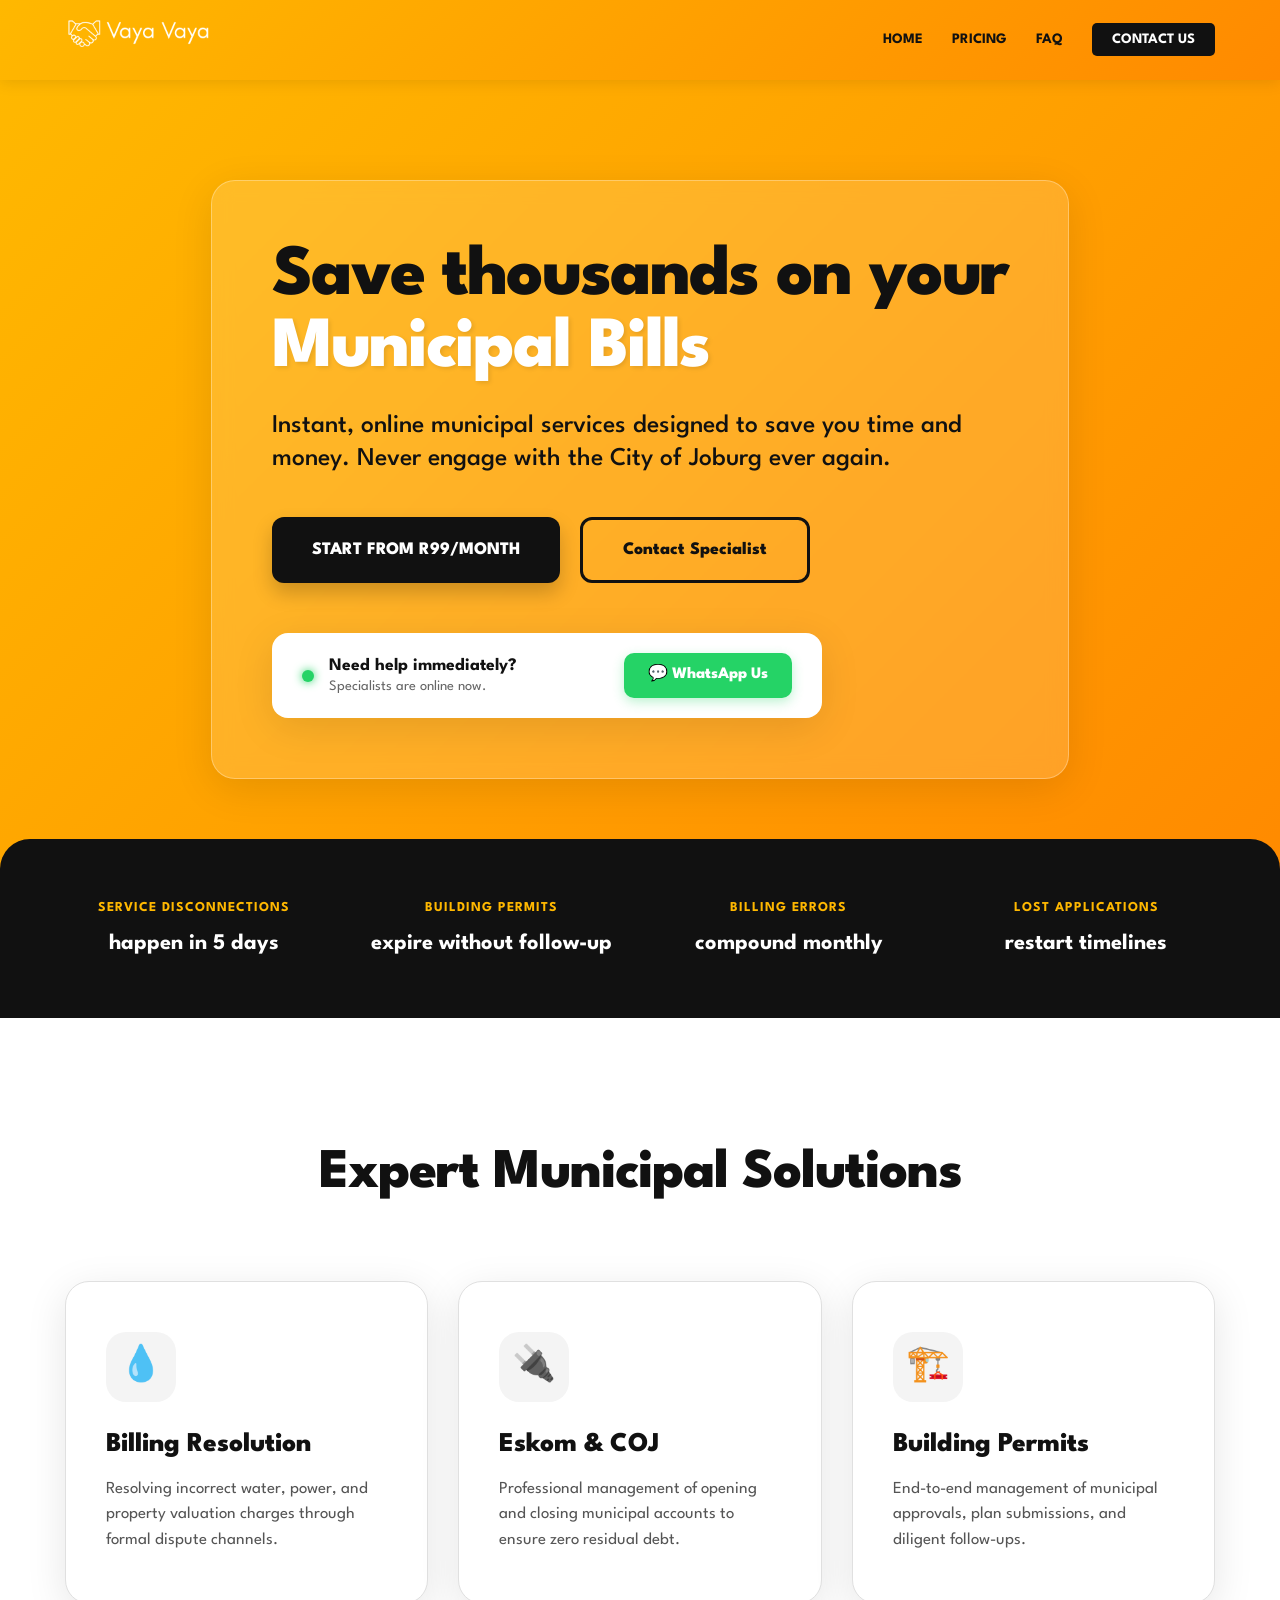
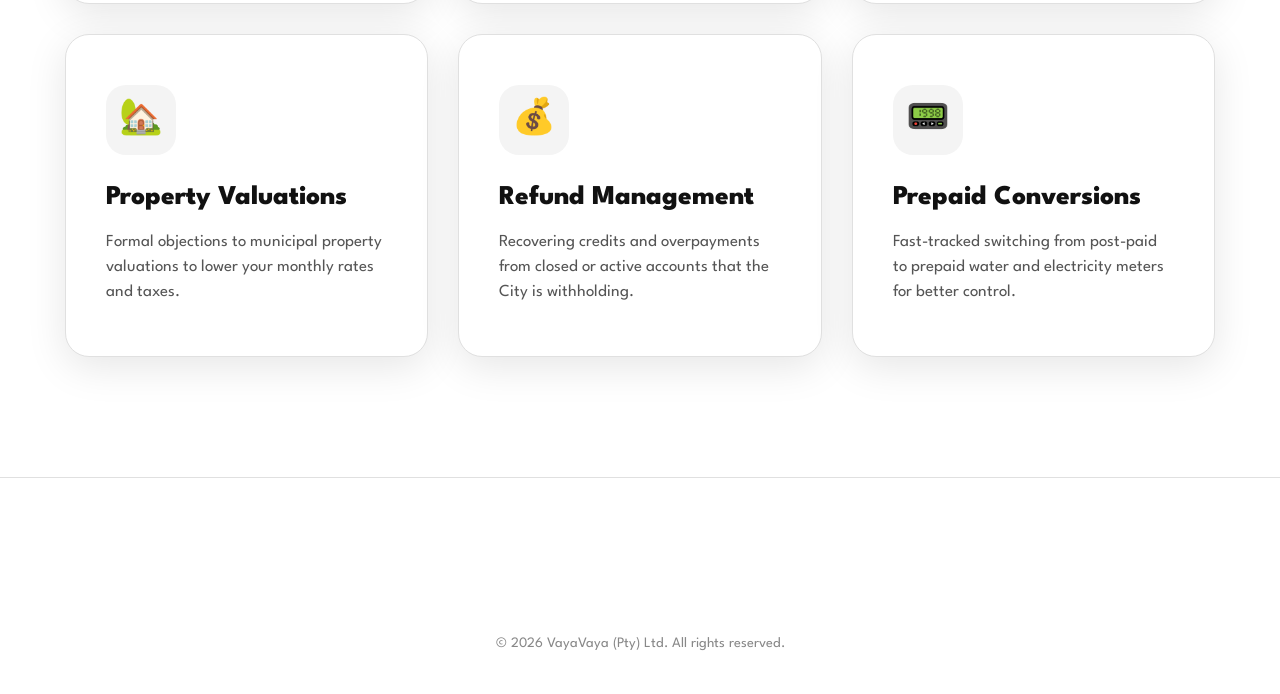
<file: index.html>
<!DOCTYPE html>
<html lang="en">
<head>
    <meta charset="UTF-8">
    <meta name="viewport" content="width=device-width, initial-scale=1.0">
    <title>VayaVaya | Professional COJ & Eskom Specialists</title>
    <link rel="stylesheet" href="style.css">
    <link href="https://fonts.googleapis.com/css2?family=League+Spartan:wght@400;600;800&display=swap" rel="stylesheet">
</head>
<body>

    <header class="header">
        <div class="container nav-container">
            <a href="index.html" class="logo">
                <img src="data/vaya-vaya-logo.png" alt="Vaya Vaya">
            </a>
            <nav class="nav-links">
                <a href="index.html">Home</a>
                <a href="pricing.html">Pricing</a>
                <a href="faq.html">FAQ</a>
                <a href="contact.html" class="nav-cta">Contact Us</a>
            </nav>
        </div>
    </header>

    <main>
        <section class="hero">
            <div class="container">
                <div class="hero-box">
                    <h1 class="heroTitle">
                        Save thousands on your <br>
                        <span id="alternating-text" class="white-text">Municipal Bills</span>
                    </h1>
                    <p class="heroSubtitle">Instant, online municipal services designed to save you time and money. Never engage with the City of Joburg ever again.</p>
                    
                    <div class="ctaButtons">
                        <a href="pricing.html" class="primaryCta">START FROM R99/MONTH</a>
                        <a href="contact.html" class="secondaryCta">Contact Specialist</a>
                    </div>

                    <div class="wa-action-card">
                        <div class="wa-content">
                            <span class="wa-status-dot"></span>
                            <div class="wa-text">
                                <strong>Need help immediately?</strong>
                                <span>Specialists are online now.</span>
                            </div>
                        </div>
                        <a href="https://wa.me/27660004829" class="wa-link-btn">
                            💬 WhatsApp Us
                        </a>
                    </div>
                </div>
            </div>
        </section>

        <section class="urgency-bar">
            <div class="container urgency-grid">
                <div class="urgency-item">
                    <h4>Service disconnections</h4>
                    <p>happen in 5 days</p>
                </div>
                <div class="urgency-item">
                    <h4>Building permits</h4>
                    <p>expire without follow-up</p>
                </div>
                <div class="urgency-item">
                    <h4>Billing errors</h4>
                    <p>compound monthly</p>
                </div>
                <div class="urgency-item">
                    <h4>Lost applications</h4>
                    <p>restart timelines</p>
                </div>
            </div>
        </section>

        <section class="section white-bg">
            <div class="container">
                <h2 class="sectionTitle">Expert Municipal Solutions</h2>
                <div class="servicesGrid">
                    <div class="serviceCard">
                        <div class="icon-circle">💧</div>
                        <h3>Billing Resolution</h3>
                        <p>Resolving incorrect water, power, and property valuation charges through formal dispute channels.</p>
                    </div>
                    <div class="serviceCard">
                        <div class="icon-circle">🔌</div>
                        <h3>Eskom & COJ</h3>
                        <p>Professional management of opening and closing municipal accounts to ensure zero residual debt.</p>
                    </div>
                    <div class="serviceCard">
                        <div class="icon-circle">🏗️</div>
                        <h3>Building Permits</h3>
                        <p>End-to-end management of municipal approvals, plan submissions, and diligent follow-ups.</p>
                    </div>
                    <div class="serviceCard">
                        <div class="icon-circle">🏡</div>
                        <h3>Property Valuations</h3>
                        <p>Formal objections to municipal property valuations to lower your monthly rates and taxes.</p>
                    </div>
                    <div class="serviceCard">
                        <div class="icon-circle">💰</div>
                        <h3>Refund Management</h3>
                        <p>Recovering credits and overpayments from closed or active accounts that the City is withholding.</p>
                    </div>
                    <div class="serviceCard">
                        <div class="icon-circle">📟</div>
                        <h3>Prepaid Conversions</h3>
                        <p>Fast-tracked switching from post-paid to prepaid water and electricity meters for better control.</p>
                    </div>
                </div>
            </div>
        </section>
    </main>

    <footer class="footer">
        <div class="container">
            <img src="data/vaya-vaya-logo.png" alt="Vaya Vaya" width="120">
            <p class="copyright">&copy; 2026 VayaVaya (Pty) Ltd. All rights reserved.</p>
        </div>
    </footer>

    <script>
        const textElement = document.getElementById('alternating-text');
        const phrases = ['Water Bill', 'Electricity Bill', 'Property Valuation', 'COJ Disputes', 'Eskom Accounts'];
        let index = 0;
        setInterval(() => {
            index = (index + 1) % phrases.length;
            textElement.style.opacity = 0;
            setTimeout(() => {
                textElement.innerText = phrases[index];
                textElement.style.opacity = 1;
            }, 500);
        }, 3000);
    </script>
</body>
</html>
</file>
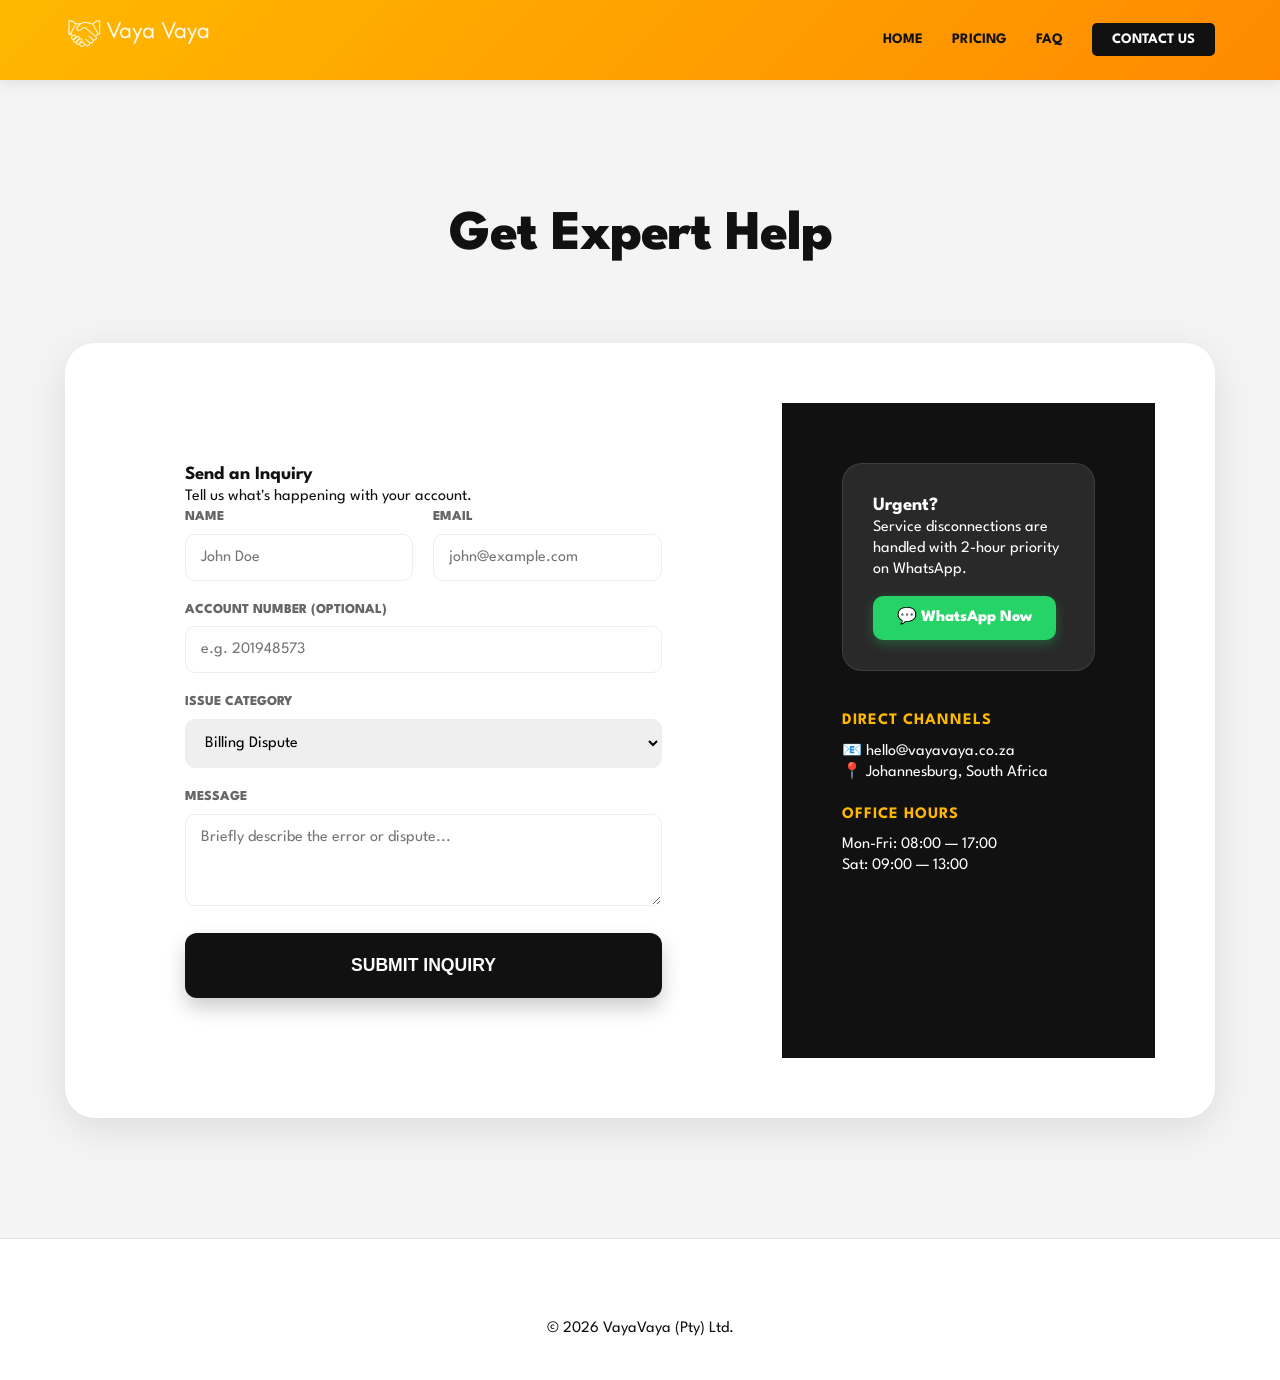
<file: contact.html>
<!DOCTYPE html>
<html lang="en">
<head>
    <meta charset="UTF-8">
    <meta name="viewport" content="width=device-width, initial-scale=1.0">
    <title>Contact Us | VayaVaya</title>
    <link rel="stylesheet" href="style.css">
    <link href="https://fonts.googleapis.com/css2?family=League+Spartan:wght@400;600;800&display=swap" rel="stylesheet">
</head>
<body>

    <header class="header">
        <div class="container nav-container">
            <a href="index.html" class="logo"><img src="data/vaya-vaya-logo.png" alt="Vaya Vaya"></a>
            <nav class="nav-links">
                <a href="index.html">Home</a>
                <a href="pricing.html">Pricing</a>
                <a href="faq.html">FAQ</a>
                <a href="contact.html" class="nav-cta">Contact Us</a>
            </nav>
        </div>
    </header>

    <main class="section gray-bg">
        <div class="container">
            <h1 class="sectionTitle">Get Expert Help</h1>
            
            <div class="contact-container">
                <div class="contact-form-side">
                    <h3>Send an Inquiry</h3>
                    <p>Tell us what's happening with your account.</p>
                    <form action="https://formspree.io/f/mjgpvdkn" method="POST" class="styled-form">
                        <div class="form-row">
                            <div class="form-group">
                                <label>Name</label>
                                <input type="text" name="name" placeholder="John Doe" required>
                            </div>
                            <div class="form-group">
                                <label>Email</label>
                                <input type="email" name="email" placeholder="john@example.com" required>
                            </div>
                        </div>
                        <div class="form-group">
                            <label>Account Number (Optional)</label>
                            <input type="text" name="account" placeholder="e.g. 201948573">
                        </div>
                        <div class="form-group">
                            <label>Issue Category</label>
                            <select name="category">
                                <option>Billing Dispute</option>
                                <option>Account Opening/Closing</option>
                                <option>Building Permits</option>
                                <option>Property Valuation</option>
                                <option>Refund Claim</option>
                            </select>
                        </div>
                        <div class="form-group">
                            <label>Message</label>
                            <textarea name="message" rows="4" placeholder="Briefly describe the error or dispute..."></textarea>
                        </div>
                        <button type="submit" class="primaryCta" style="width:100%; border:none;">SUBMIT INQUIRY</button>
                    </form>
                </div>

                <div class="contact-info-side">
                    <div class="info-card">
                        <h3>Urgent?</h3>
                        <p>Service disconnections are handled with 2-hour priority on WhatsApp.</p>
                        <a href="https://wa.me/27660004829" class="wa-link-btn" style="display:inline-block; margin-top:15px;">💬 WhatsApp Now</a>
                    </div>
                    <div class="info-details">
                        <h4>Direct Channels</h4>
                        <p>📧 hello@vayavaya.co.za</p>
                        <p>📍 Johannesburg, South Africa</p>
                        <br>
                        <h4>Office Hours</h4>
                        <p>Mon-Fri: 08:00 — 17:00</p>
                        <p>Sat: 09:00 — 13:00</p>
                    </div>
                </div>
            </div>
        </div>
    </main>

    <footer class="footer">
        <div class="container"><p>&copy; 2026 VayaVaya (Pty) Ltd.</p></div>
    </footer>

</body>
</html>
</file>
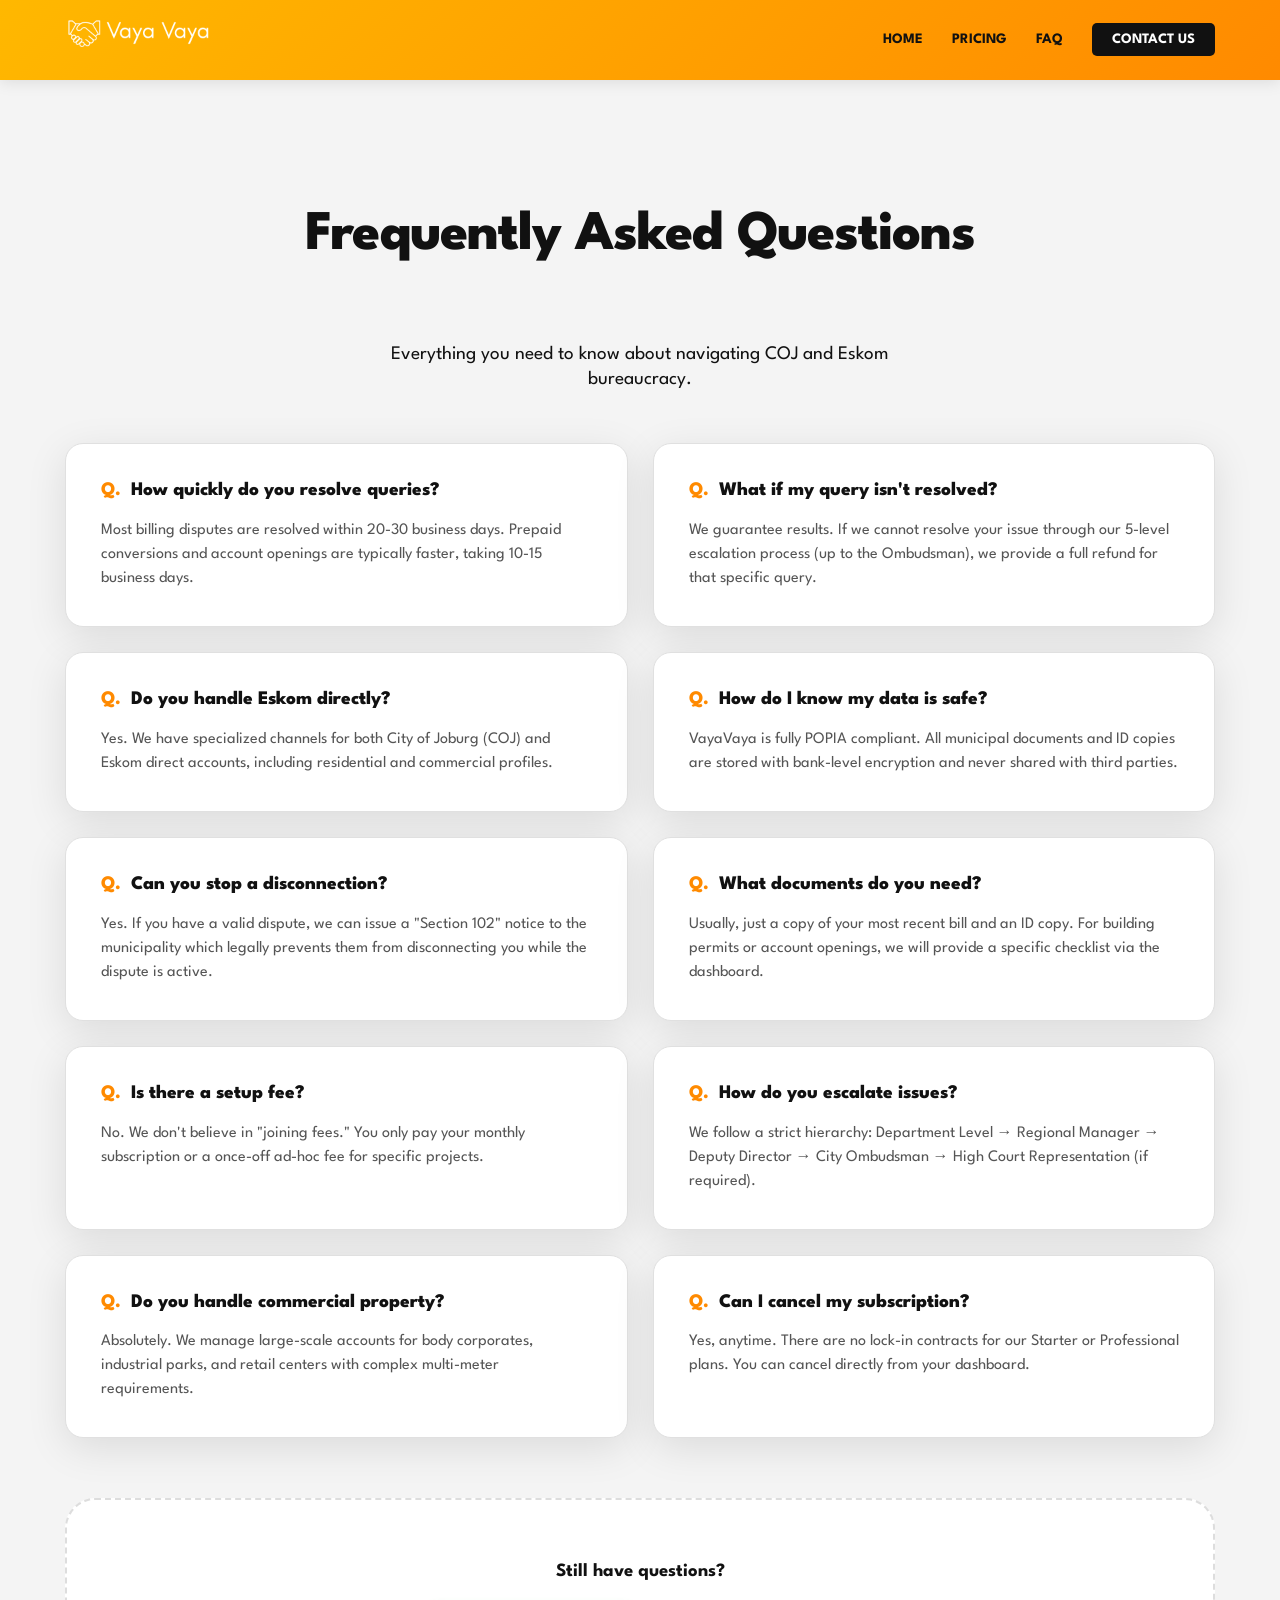
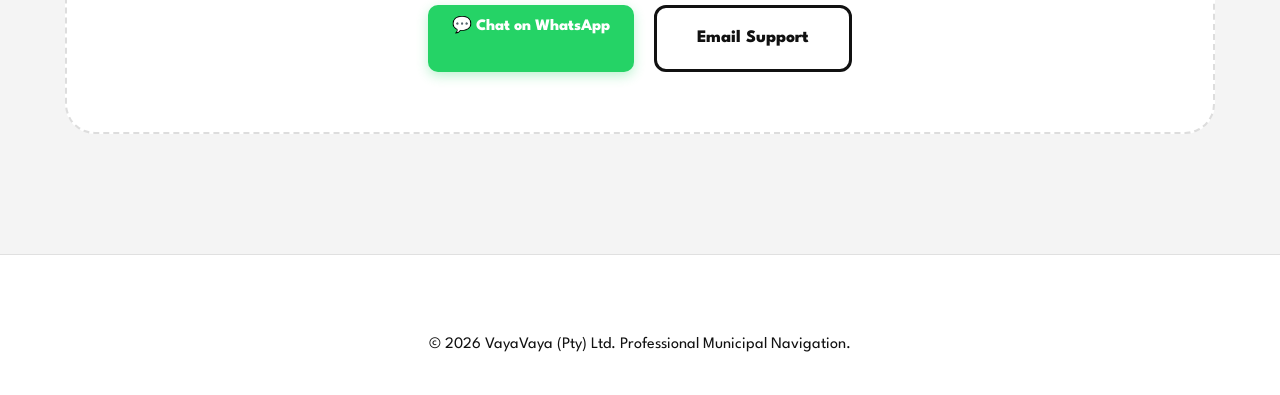
<file: faq.html>
<!DOCTYPE html>
<html lang="en">
<head>
    <meta charset="UTF-8">
    <meta name="viewport" content="width=device-width, initial-scale=1.0">
    <title>FAQ | VayaVaya Municipal Specialists</title>
    <link rel="stylesheet" href="style.css">
    <link href="https://fonts.googleapis.com/css2?family=League+Spartan:wght@400;600;800&display=swap" rel="stylesheet">
</head>
<body>

    <header class="header">
        <div class="container nav-container">
            <a href="index.html" class="logo"><img src="data/vaya-vaya-logo.png" alt="Vaya Vaya"></a>
            <nav class="nav-links">
                <a href="index.html">Home</a>
                <a href="pricing.html">Pricing</a>
                <a href="faq.html">FAQ</a>
                <a href="contact.html" class="nav-cta">Contact Us</a>
            </nav>
        </div>
    </header>

    <main class="section gray-bg">
        <div class="container">
            <div class="pricing-header">
                <h1 class="sectionTitle">Frequently Asked Questions</h1>
                <p class="center-text">Everything you need to know about navigating COJ and Eskom bureaucracy.</p>
            </div>

            <div class="faq-grid">
                <div class="faq-card">
                    <h4>How quickly do you resolve queries?</h4>
                    <p>Most billing disputes are resolved within 20-30 business days. Prepaid conversions and account openings are typically faster, taking 10-15 business days.</p>
                </div>
                <div class="faq-card">
                    <h4>What if my query isn't resolved?</h4>
                    <p>We guarantee results. If we cannot resolve your issue through our 5-level escalation process (up to the Ombudsman), we provide a full refund for that specific query.</p>
                </div>

                <div class="faq-card">
                    <h4>Do you handle Eskom directly?</h4>
                    <p>Yes. We have specialized channels for both City of Joburg (COJ) and Eskom direct accounts, including residential and commercial profiles.</p>
                </div>
                <div class="faq-card">
                    <h4>How do I know my data is safe?</h4>
                    <p>VayaVaya is fully POPIA compliant. All municipal documents and ID copies are stored with bank-level encryption and never shared with third parties.</p>
                </div>

                <div class="faq-card">
                    <h4>Can you stop a disconnection?</h4>
                    <p>Yes. If you have a valid dispute, we can issue a "Section 102" notice to the municipality which legally prevents them from disconnecting you while the dispute is active.</p>
                </div>
                <div class="faq-card">
                    <h4>What documents do you need?</h4>
                    <p>Usually, just a copy of your most recent bill and an ID copy. For building permits or account openings, we will provide a specific checklist via the dashboard.</p>
                </div>

                <div class="faq-card">
                    <h4>Is there a setup fee?</h4>
                    <p>No. We don't believe in "joining fees." You only pay your monthly subscription or a once-off ad-hoc fee for specific projects.</p>
                </div>
                <div class="faq-card">
                    <h4>How do you escalate issues?</h4>
                    <p>We follow a strict hierarchy: Department Level → Regional Manager → Deputy Director → City Ombudsman → High Court Representation (if required).</p>
                </div>

                <div class="faq-card">
                    <h4>Do you handle commercial property?</h4>
                    <p>Absolutely. We manage large-scale accounts for body corporates, industrial parks, and retail centers with complex multi-meter requirements.</p>
                </div>
                <div class="faq-card">
                    <h4>Can I cancel my subscription?</h4>
                    <p>Yes, anytime. There are no lock-in contracts for our Starter or Professional plans. You can cancel directly from your dashboard.</p>
                </div>
            </div>

            <div class="faq-footer">
                <h3>Still have questions?</h3>
                <div class="ctaButtons" style="justify-content: center; margin-top: 20px;">
                    <a href="https://wa.me/27660004829" class="wa-link-btn">💬 Chat on WhatsApp</a>
                    <a href="contact.html" class="secondaryCta">Email Support</a>
                </div>
            </div>
        </div>
    </main>

    <footer class="footer">
        <div class="container"><p>&copy; 2026 VayaVaya (Pty) Ltd. Professional Municipal Navigation.</p></div>
    </footer>

</body>
</html>
</file>
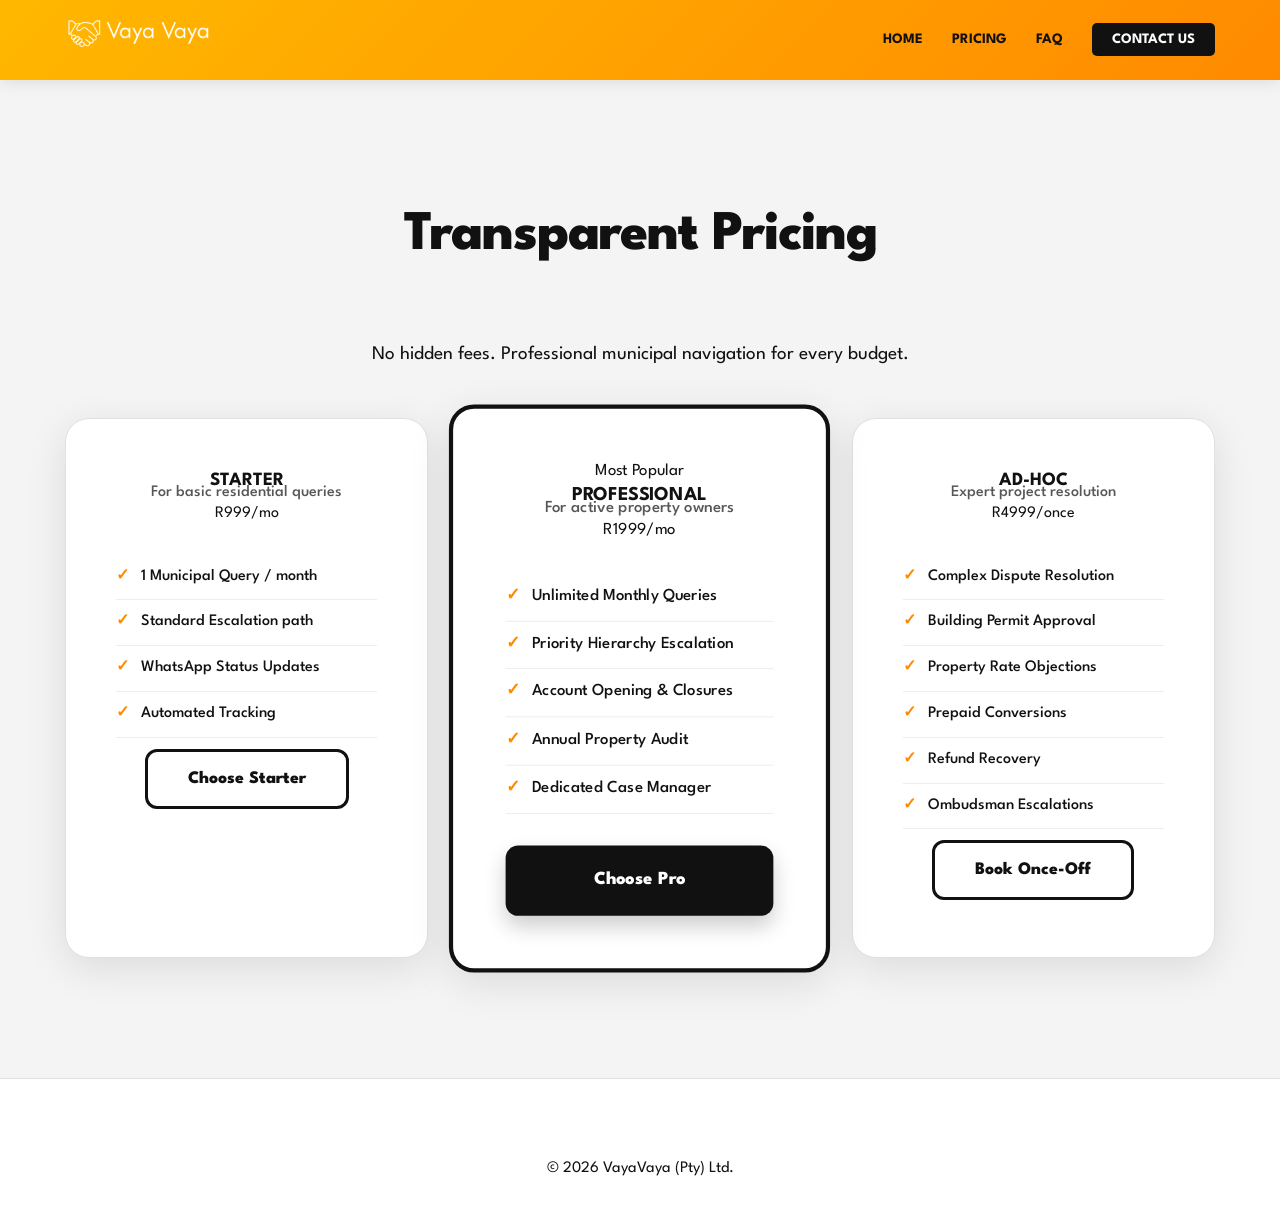
<file: pricing.html>
<!DOCTYPE html>
<html lang="en">
<head>
    <meta charset="UTF-8">
    <meta name="viewport" content="width=device-width, initial-scale=1.0">
    <title>Pricing Plans | VayaVaya</title>
    <link rel="stylesheet" href="style.css">
    <link href="https://fonts.googleapis.com/css2?family=League+Spartan:wght@400;600;800&display=swap" rel="stylesheet">
</head>
<body>

    <header class="header">
        <div class="container nav-container">
            <a href="index.html" class="logo"><img src="data/vaya-vaya-logo.png" alt="Vaya Vaya"></a>
            <nav class="nav-links">
                <a href="index.html">Home</a>
                <a href="pricing.html">Pricing</a>
                <a href="faq.html">FAQ</a>
                <a href="contact.html" class="nav-cta">Contact Us</a>
            </nav>
        </div>
    </header>

    <section class="section gray-bg">
        <div class="container">
            <div class="pricing-header">
                <h1 class="sectionTitle">Transparent Pricing</h1>
                <p class="center-text">No hidden fees. Professional municipal navigation for every budget.</p>
            </div>
            
            <div class="pricingGrid">
                <div class="priceCard">
                    <h3>STARTER</h3>
                    <p class="price-desc">For basic residential queries</p>
                    <div class="price">R999<span>/mo</span></div>
                    <ul class="priceFeatures">
                        <li>1 Municipal Query / month</li>
                        <li>Standard Escalation path</li>
                        <li>WhatsApp Status Updates</li>
                        <li>Automated Tracking</li>
                    </ul>
                    <a href="contact.html?plan=starter" class="secondaryCta">Choose Starter</a>
                </div>

                <div class="priceCard featured">
                    <div class="badge">Most Popular</div>
                    <h3>PROFESSIONAL</h3>
                    <p class="price-desc">For active property owners</p>
                    <div class="price">R1999<span>/mo</span></div>
                    <ul class="priceFeatures">
                        <li>Unlimited Monthly Queries</li>
                        <li>Priority Hierarchy Escalation</li>
                        <li>Account Opening & Closures</li>
                        <li>Annual Property Audit</li>
                        <li>Dedicated Case Manager</li>
                    </ul>
                    <a href="contact.html?plan=pro" class="primaryCta" style="display:block; text-align:center;">Choose Pro</a>
                </div>

                <div class="priceCard">
                    <h3>AD-HOC</h3>
                    <p class="price-desc">Expert project resolution</p>
                    <div class="price">R4999<span>/once</span></div>
                    <ul class="priceFeatures">
                        <li>Complex Dispute Resolution</li>
                        <li>Building Permit Approval</li>
                        <li>Property Rate Objections</li>
                        <li>Prepaid Conversions</li>
                        <li>Refund Recovery</li>
                        <li>Ombudsman Escalations</li>
                    </ul>
                    <a href="contact.html?plan=adhoc" class="secondaryCta">Book Once-Off</a>
                </div>
            </div>
        </div>
    </section>

    <footer class="footer">
        <div class="container"><p>&copy; 2026 VayaVaya (Pty) Ltd.</p></div>
    </footer>

</body>
</html>
</file>
<file: style.css>
/* GLOBAL SETTINGS */
:root {
  --gradient: linear-gradient(135deg, #FFB800 0%, #FF8A00 100%);
  --white: #ffffff;
  --black: #111111;
  --gray-light: #f4f4f4;
  --gray-border: #e0e0e0;
  --shadow: 0 10px 40px rgba(0,0,0,0.1);
}

* { box-sizing: border-box; margin: 0; padding: 0; }

body {
    font-family: 'League Spartan', sans-serif;
    background-color: var(--white);
    color: var(--black);
    line-height: 1.3;
    overflow-x: hidden;
}

.container { max-width: 1200px; margin: 0 auto; padding: 0 25px; }

/* HEADER */
.header {
    background: var(--gradient);
    height: 80px;
    display: flex;
    align-items: center;
    position: sticky;
    top: 0;
    z-index: 1000;
    box-shadow: 0 2px 15px rgba(0,0,0,0.1);
}

.nav-container { display: flex; justify-content: space-between; align-items: center; width: 100%; }
.logo img { height: 50px; width: auto; }
.nav-links a { text-decoration: none; color: var(--black); font-weight: 700; margin-left: 25px; text-transform: uppercase; font-size: 0.9rem; }
.nav-cta { background: var(--black); color: white !important; padding: 10px 20px; border-radius: 5px; }

/* HERO SECTION */
.hero {
    background: var(--gradient);
    padding: 100px 0;
    min-height: 85vh;
    display: flex;
    align-items: center;
}

.hero-box {
    background: rgba(255, 255, 255, 0.15);
    backdrop-filter: blur(10px);
    padding: 60px;
    border-radius: 24px;
    border: 1px solid rgba(255,255,255,0.3);
    max-width: 900px;
    box-shadow: var(--shadow);
}

.heroTitle { font-size: 4.5rem; font-weight: 800; line-height: 1; margin-bottom: 25px; letter-spacing: -2px; }
.white-text { color: var(--white); text-shadow: 2px 2px 4px rgba(0,0,0,0.1); transition: opacity 0.5s ease; }
.heroSubtitle { font-size: 1.6rem; margin-bottom: 40px; font-weight: 500; max-width: 700px; color: var(--black); }

/* BUTTONS */
.ctaButtons { display: flex; gap: 20px; }
.primaryCta { background: var(--black); color: white; padding: 22px 40px; border-radius: 12px; text-decoration: none; font-weight: 800; font-size: 1.1rem; box-shadow: 0 10px 20px rgba(0,0,0,0.2); transition: transform 0.2s; }
.secondaryCta { border: 3px solid var(--black); color: var(--black); padding: 19px 40px; border-radius: 12px; text-decoration: none; font-weight: 800; font-size: 1.1rem; }
.primaryCta:hover { transform: translateY(-3px); }

/* WHATSAPP ACTION CARD */
.wa-action-card {
    margin-top: 50px;
    background: white;
    border-radius: 16px;
    padding: 20px 30px;
    display: flex;
    justify-content: space-between;
    align-items: center;
    max-width: 550px;
    box-shadow: var(--shadow);
}

.wa-content { display: flex; align-items: center; gap: 15px; }
.wa-text { line-height: 1.2; }
.wa-text strong { display: block; font-size: 1.1rem; }
.wa-text span { font-size: 0.9rem; color: #666; }

.wa-status-dot {
    height: 12px;
    width: 12px;
    background-color: #25D366;
    border-radius: 50%;
    box-shadow: 0 0 10px #25D366;
    animation: pulse 2s infinite;
}

.wa-link-btn {
    background: #25D366;
    color: white;
    text-decoration: none;
    padding: 12px 24px;
    border-radius: 10px;
    font-weight: 800;
    box-shadow: 0 4px 12px rgba(37, 211, 102, 0.3);
}

@keyframes pulse {
    0% { transform: scale(0.95); opacity: 1; }
    70% { transform: scale(1.5); opacity: 0; }
    100% { transform: scale(0.95); opacity: 0; }
}

/* URGENCY BAR */
.urgency-bar { background: var(--black); color: white; padding: 60px 0; border-radius: 30px 30px 0 0; margin-top: -40px; position: relative; z-index: 10; }
.urgency-grid { display: grid; grid-template-columns: repeat(auto-fit, minmax(220px, 1fr)); gap: 40px; text-align: center; }
.urgency-item h4 { color: #FFB800; font-size: 0.85rem; text-transform: uppercase; margin-bottom: 12px; letter-spacing: 1px; }
.urgency-item p { font-size: 1.4rem; font-weight: 700; }

/* SERVICE BOXES */
.section { padding: 120px 0; background: var(--gray-light); }
.white-bg { background: var(--white); }
.sectionTitle { font-size: 3.5rem; font-weight: 800; text-align: center; margin-bottom: 70px; letter-spacing: -1px; }

.servicesGrid { display: grid; grid-template-columns: repeat(3, 1fr); gap: 30px; }
.serviceCard {
    background: var(--white);
    padding: 50px 40px;
    border-radius: 24px;
    border: 1px solid var(--gray-border);
    box-shadow: var(--shadow);
    transition: all 0.3s ease;
}
.serviceCard:hover { transform: translateY(-10px); border-color: #FFB800; }
.icon-circle { background: var(--gray-light); width: 70px; height: 70px; border-radius: 20px; display: flex; align-items: center; justify-content: center; font-size: 2.2rem; margin-bottom: 25px; }
.serviceCard h3 { font-size: 1.7rem; margin-bottom: 15px; font-weight: 800; }
.serviceCard p { color: #555; font-size: 1.05rem; line-height: 1.5; }

/* PRICING & CONTACT BOXES */
.pricingGrid { display: grid; grid-template-columns: repeat(auto-fit, minmax(320px, 1fr)); gap: 30px; }
.priceCard { background: white; padding: 50px; border-radius: 24px; border: 1px solid var(--gray-border); text-align: center; box-shadow: var(--shadow); }
.priceCard.featured { border: 4px solid var(--black); transform: scale(1.05); }

.contact-container {
    background: white;
    padding: 60px;
    border-radius: 30px;
    box-shadow: var(--shadow);
    display: grid;
    grid-template-columns: 1.5fr 1fr;
    gap: 60px;
}

/* FOOTER */
.footer { background: var(--white); padding: 80px 0 40px; text-align: center; border-top: 1px solid var(--gray-border); }
.copyright { margin-top: 30px; font-size: 0.9rem; color: #888; }

/* RESPONSIVE */
@media (max-width: 1024px) {
    .servicesGrid { grid-template-columns: repeat(2, 1fr); }
}

@media (max-width: 768px) {
    .heroTitle { font-size: 3rem; }
    .hero-box { padding: 30px; }
    .servicesGrid { grid-template-columns: 1fr; }
    .wa-action-card { flex-direction: column; text-align: center; gap: 20px; }
    .ctaButtons { flex-direction: column; }
    .contact-container { grid-template-columns: 1fr; padding: 30px; }
}

/* Pricing Extras */
.pricing-header { text-align: center; margin-bottom: 50px; }
.price-desc { font-weight: 500; opacity: 0.7; margin-top: -10px; }
.priceFeatures { list-style: none; padding: 0; margin: 30px 0; text-align: left; flex-grow: 1; }
.priceFeatures li { padding: 12px 0; border-bottom: 1px solid #eee; font-weight: 500; }
.priceFeatures li::before { content: "✓ "; color: #FF8A00; font-weight: 800; margin-right: 8px; }

/* Contact Form Extras */
.contact-container { background: white; border-radius: 30px; box-shadow: var(--shadow); overflow: hidden; display: grid; grid-template-columns: 1.6fr 1fr; }
.contact-form-side { padding: 60px; }
.contact-info-side { background: var(--black); color: white; padding: 60px; }
.form-row { display: grid; grid-template-columns: 1fr 1fr; gap: 20px; }
.styled-form label { display: block; margin-bottom: 8px; font-weight: 800; font-size: 0.85rem; text-transform: uppercase; color: #666; }
.styled-form input, .styled-form select, .styled-form textarea { width: 100%; padding: 15px; border: 1.5px solid #eee; border-radius: 10px; margin-bottom: 20px; font-family: inherit; font-size: 1rem; }
.styled-form input:focus { border-color: #FFB800; outline: none; }

.info-card { background: rgba(255,255,255,0.1); padding: 30px; border-radius: 20px; border: 1px solid rgba(255,255,255,0.1); margin-bottom: 40px; }
.info-details h4 { color: #FFB800; margin-bottom: 10px; text-transform: uppercase; letter-spacing: 1px; }

/* Center Text Utility */
.center-text { text-align: center; max-width: 600px; margin: 0 auto 40px; font-size: 1.2rem; }

@media (max-width: 850px) {
    .contact-container { grid-template-columns: 1fr; }
    .form-row { grid-template-columns: 1fr; }
    .priceCard.featured { transform: none; margin: 20px 0; }
}

/* FAQ Page Specifics */
.faq-grid {
    display: grid;
    grid-template-columns: 1fr 1fr; /* Two columns for desktop */
    gap: 25px;
    margin-bottom: 60px;
}

.faq-card {
    background: white;
    padding: 35px;
    border-radius: 18px;
    border: 1px solid var(--gray-border);
    box-shadow: var(--shadow);
    transition: transform 0.3s ease;
}

.faq-card:hover {
    transform: translateY(-5px);
    border-color: #FFB800;
}

.faq-card h4 {
    font-size: 1.2rem;
    font-weight: 800;
    margin-bottom: 15px;
    color: var(--black);
    display: flex;
    align-items: flex-start;
    gap: 10px;
}

.faq-card h4::before {
    content: "Q.";
    color: #FF8A00;
}

.faq-card p {
    color: #555;
    line-height: 1.5;
    font-size: 1rem;
}

.faq-footer {
    text-align: center;
    padding: 60px;
    background: white;
    border-radius: 30px;
    border: 2px dashed #ddd;
}

/* Mobile FAQ */
@media (max-width: 850px) {
    .faq-grid {
        grid-template-columns: 1fr;
    }
    .faq-card {
        padding: 25px;
    }
}
</file>
